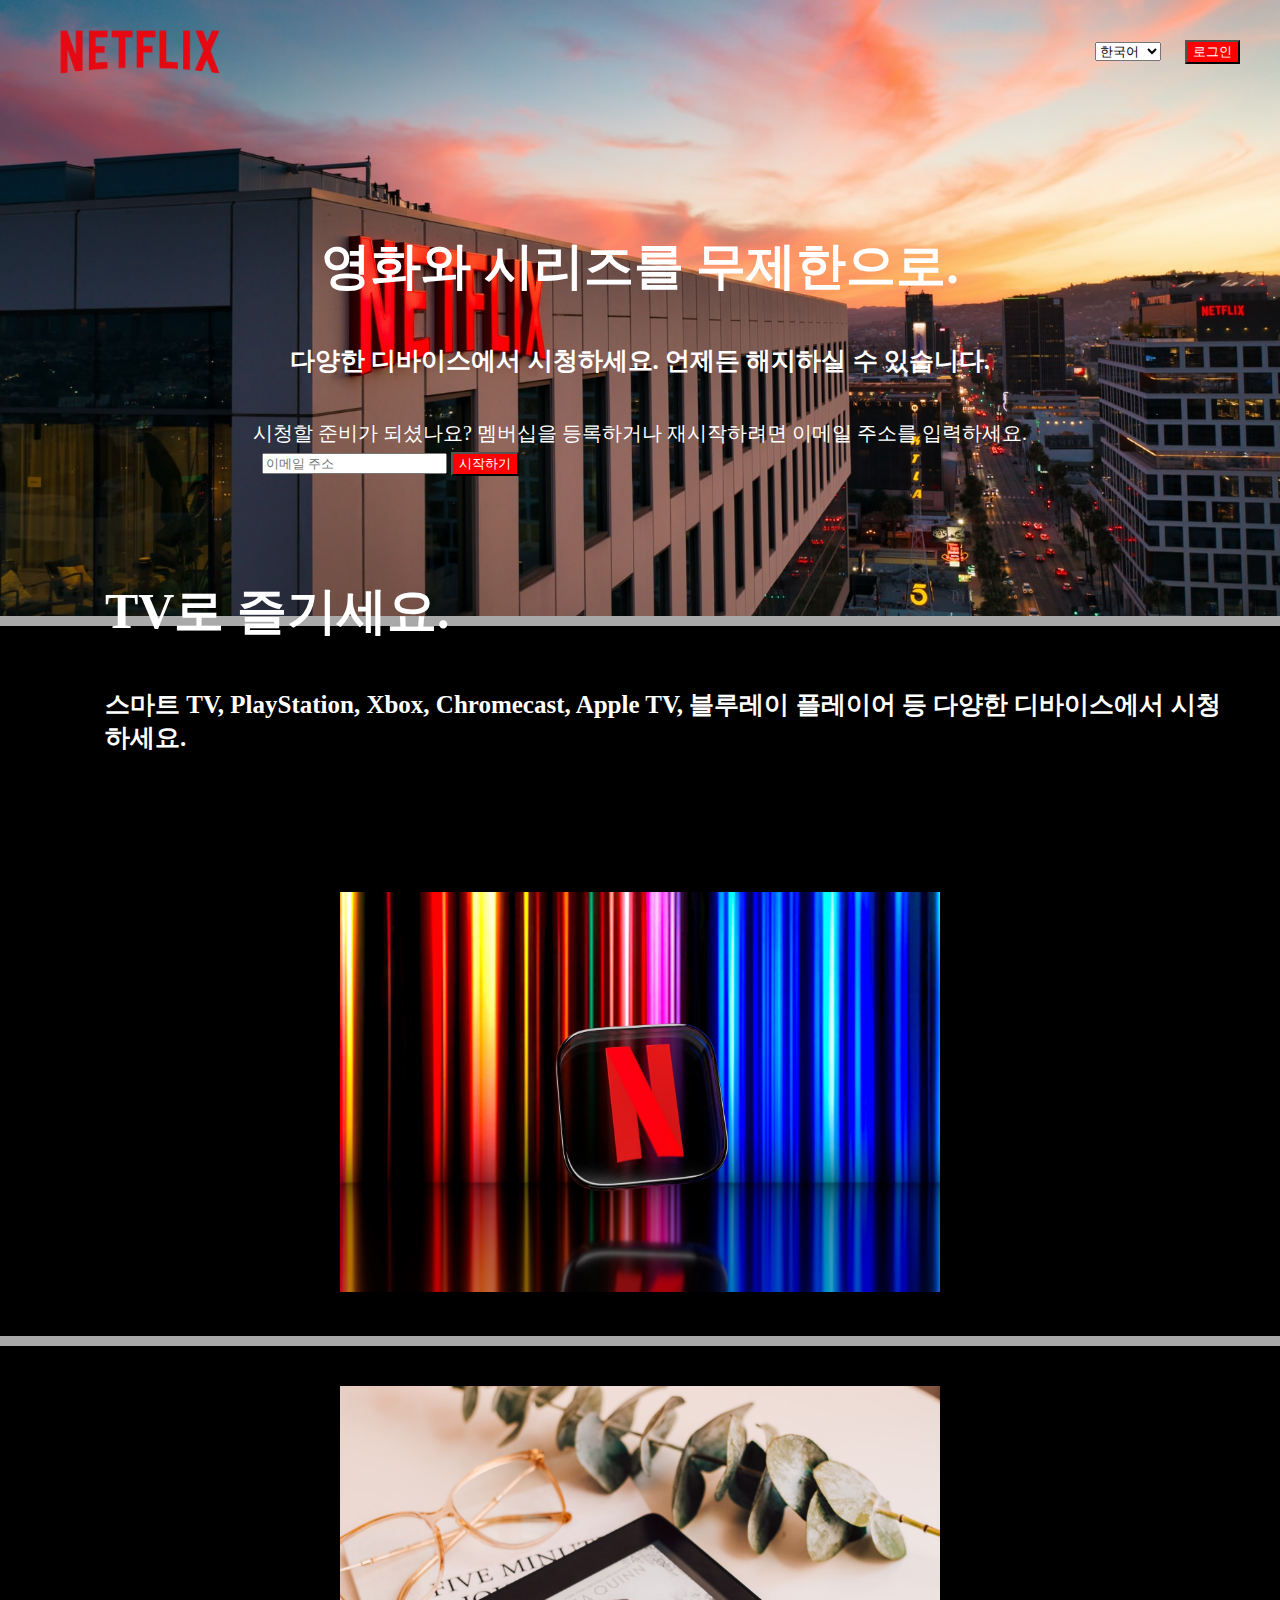
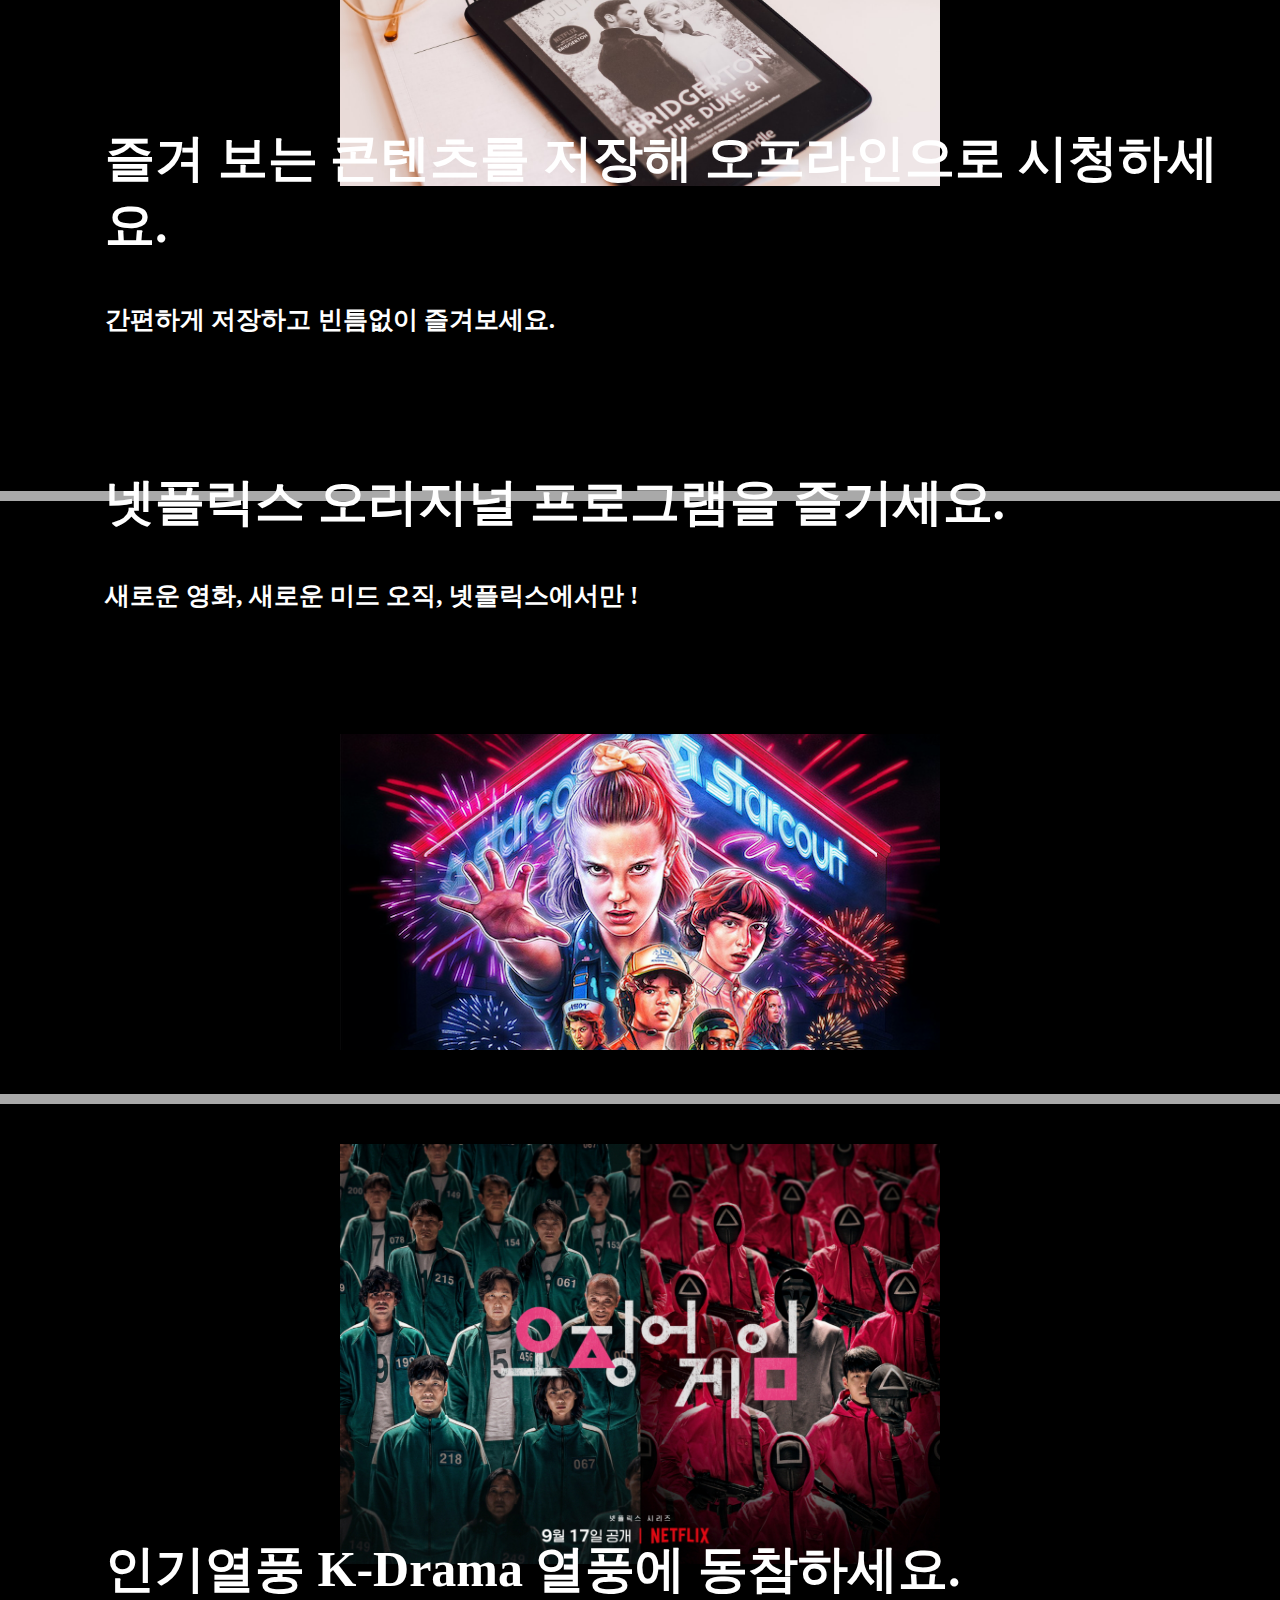
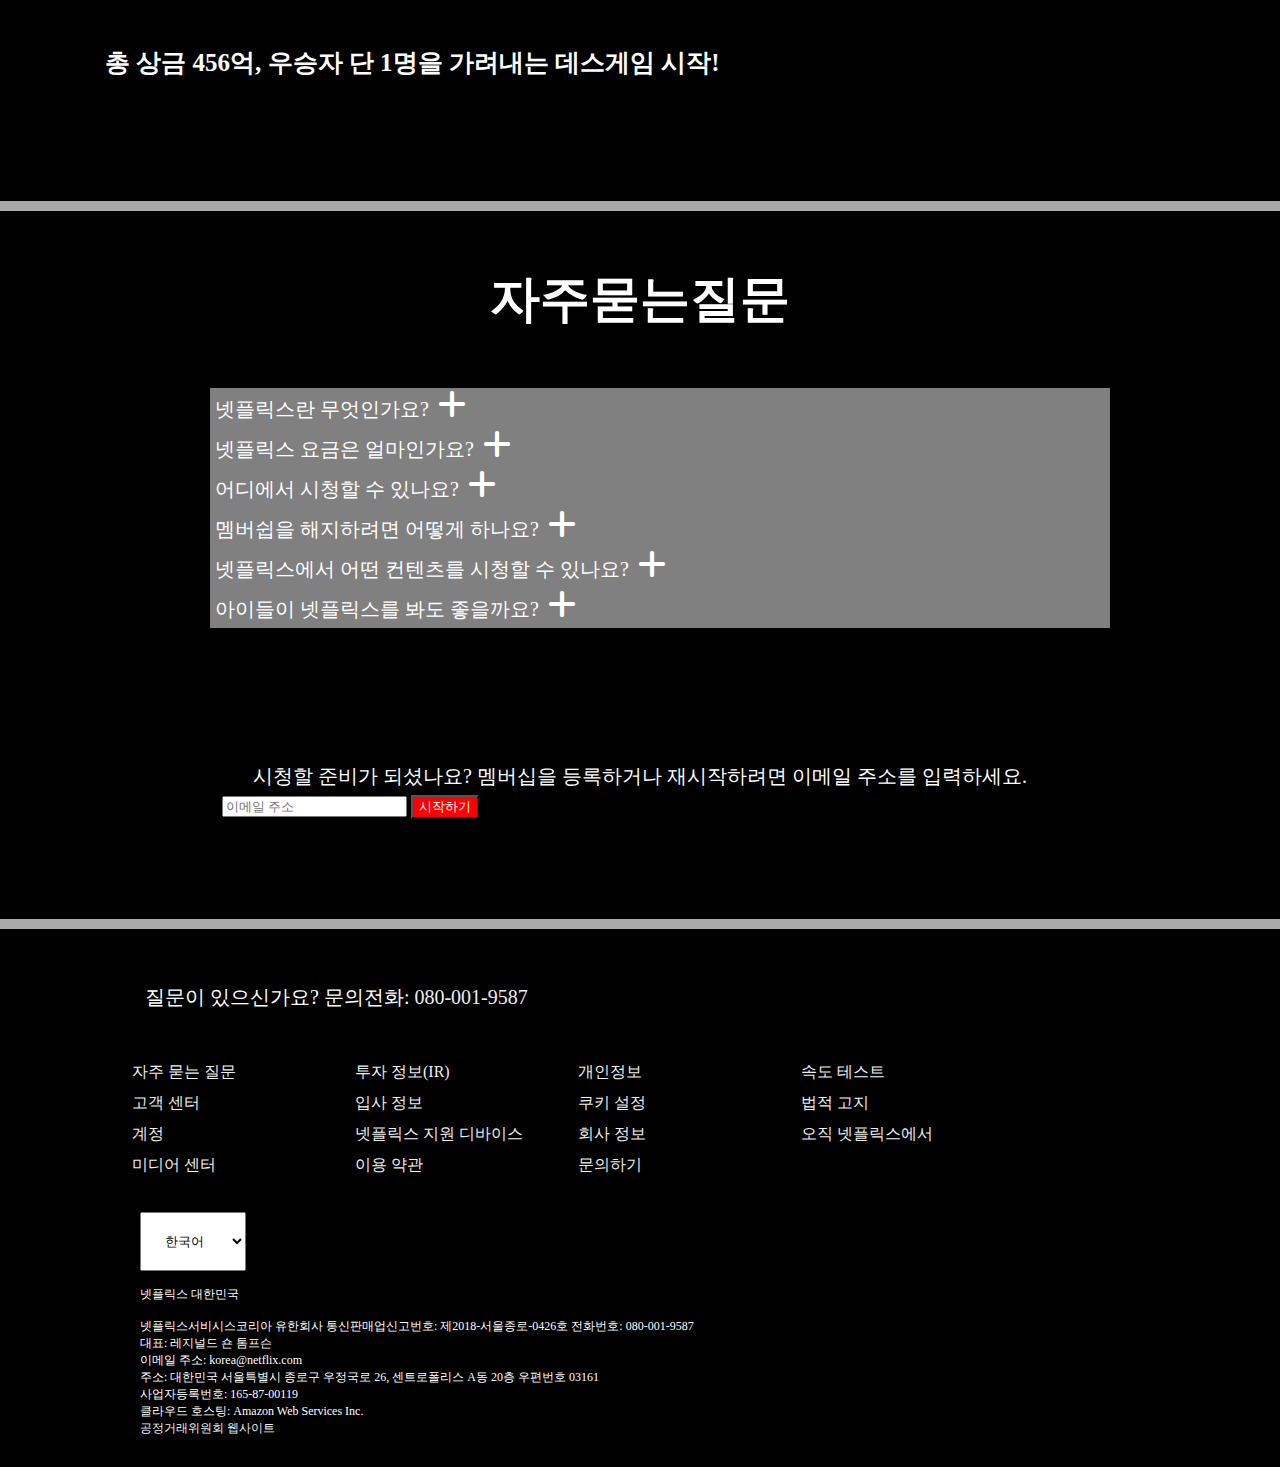
<file: index.html>
<!doctype html>
<html lang="en">

<head>

    <meta charset="utf-8">
    <meta name="viewport" content="width=device-width, initial-scale=1">
    <link rel="stylesheet" href="https://cdnjs.cloudflare.com/ajax/libs/font-awesome/6.0.0/css/all.min.css"
        integrity="sha512-9usAa10IRO0HhonpyAIVpjrylPvoDwiPUiKdWk5t3PyolY1cOd4DSE0Ga+ri4AuTroPR5aQvXU9xC6qOPnzFeg=="
        crossorigin="anonymous" referrerpolicy="no-referrer" />
    <link href="https://cdn.jsdelivr.net/npm/bootstrap@5.1.3/dist/css/bootstrap.min.css" rel="stylesheet"
        integrity="sha384-1BmE4kWBq78iYhFldvKuhfTAU6auU8tT94WrHftjDbrCEXSU1oBoqyl2QvZ6jIW3" crossorigin="anonymous">
    <link href="main.css" rel="stylesheet">

    <title>NetFlix designed by Yiju</title>
</head>

<body>
    <div class="container1">
        <div class="first-window">
            <div class="nav">
                <img src="img/logo.png" width="200px">
            </div>
            <div class="nav-menu">
                <select name="lang" id="lang">
                    <option value=""><i class="bi bi-globe"></i>한국어</option>
                    <option value="">English</option>
                </select>
                <button class="btn red" style="margin-left: 20px;">로그인</button>
            </div>
            <div style="clear: both;"></div>

            <div class="main-1">
                <h1>영화와 시리즈를 무제한으로.</h1>
                <h4>다양한 디바이스에서 시청하세요. 언제든 해지하실 수 있습니다.</h4>
                <p>시청할 준비가 되셨나요? 멤버십을 등록하거나 재시작하려면 이메일 주소를 입력하세요.</p>
                <form action="submit">
                    <div class="input-group m-4 ms-auto me-auto">
                        <input type="text" class="form-control p-3 input-w" placeholder="이메일 주소"
                            aria-label="Recipient's username" aria-describedby="button-addon2">
                        <button class="btn btn-outline-secondary w-25 red" type="button"
                            id="button-addon2">시작하기</button>
                    </div>
                </form>
            </div>
        </div>
        <div style="width: 100%; height: 10px; background-color: darkgray;"></div>
        <div class="container2">
            <div class="row">
                <div class="col-6">
                    <div class="main-text">
                        <h1>TV로 즐기세요.</h1>
                        <h4>스마트 TV, PlayStation, Xbox, Chromecast, Apple TV, 블루레이 플레이어 등 다양한 디바이스에서 시청하세요.</h4>
                    </div>
                </div>
                <div class="col-6">
                    <img src="img/netflix2.jpg" width="600px">
                </div>
            </div>
        </div>
        <div style="width: 100%; height: 10px; background-color: darkgray;"></div>
        <div class="container2">
            <div class="row">
                <div class="col-6">
                    <img src="img/netflix4.jpeg" width="600px">
                </div>
                <div class="col-6">
                    <div class="main-text">
                        <h1>즐겨 보는 콘텐츠를 저장해 오프라인으로 시청하세요.</h1>
                        <h4>간편하게 저장하고 빈틈없이 즐겨보세요.</h4>
                    </div>
                </div>
            </div>
        </div>
        <div style="width: 100%; height: 10px; background-color: darkgray;"></div>
        <div class="container2">
            <div class="row">
                <div class="col-6">
                    <div class="main-text">
                        <h1>넷플릭스 오리지널 프로그램을 즐기세요.</h1>
                        <h4>새로운 영화, 새로운 미드 오직, 넷플릭스에서만 !</h4>
                    </div>
                </div>
                <div class="col-6">
                    <img src="img/netflix5.png" width="600px">
                </div>
            </div>
        </div>
        <div style="width: 100%; height: 10px; background-color: darkgray;"></div>
        <div class="container2">
            <div class="row">
                <div class="col-6">
                    <img src="img/netflix6.jpeg" width="600px">
                </div>
                <div class="col-6">
                    <div class="main-text">
                        <h1>인기열풍 K-Drama 열풍에 동참하세요.</h1>
                        <h4>총 상금 456억, 우승자 단 1명을 가려내는 데스게임 시작!</h4>
                    </div>
                </div>
            </div>
        </div>
        <div style="width: 100%; height: 10px; background-color: darkgray;"></div>
        <h1 style="text-align: center; margin-top: 50px;margin-bottom:50px">자주묻는질문</h1>
        <ul class="list-group">
            <li class="list-group-item p-3 m-2 net_ui" style="background-color: gray;">
                <p>넷플릭스란 무엇인가요?</p>
                <i class="fa-solid fa-plus fa-2x float-end" id="con"></i>
                <div class="description">
                    <hr>
                    <p>넷플릭스는 각종 수상 경력에 빛나는 시리즈, 영화, 애니메이션, 다큐멘터리 등 다양한 콘텐츠를 인터넷 연결이 가능한 수천 종의 디바이스에서 시청할 수 있는 스트리밍
                        서비스입니다.<br><br>
                        저렴한 월 요금으로 일체의 광고 없이 원하는 시간에 원하는 만큼 즐길 수 있습니다. 무궁무진한 콘텐츠가 준비되어 있으며 매주 새로운 시리즈와 영화가 제공됩니다.</p>
                </div>
            </li>
            <li class="list-group-item p-3 m-2 net_ui" style="background-color: gray;">
                <p>넷플릭스 요금은 얼마인가요?</p>
                <i class="fa-solid fa-plus fa-2x float-end" id="con"></i>
                <div class="description">
                    <hr>
                    <p>스마트폰, 태블릿, 스마트 TV, 노트북, 스트리밍 디바이스 등 다양한 디바이스에서 월정액 요금 하나로 넷플릭스를 시청하세요. 멤버십 요금은 월 9,500원부터 17,000원까지 다양합니다. 추가 비용이나 약정이 없습니다.</p>
                </div>
            </li>
            <li class="list-group-item p-3 m-2 net_ui" style="background-color: gray;">
                <p>어디에서 시청할 수 있나요?</p>
                <i class="fa-solid fa-plus fa-2x float-end"></i>
                <div class="description">
                    <hr>
                    <p>언제 어디서나 시청할 수 있습니다. 넷플릭스 계정으로 로그인하면 PC에서 netflix.com을 통해 바로 시청할 수 있으며, 인터넷이 연결되어 있고 넷플릭스 앱을 지원하는 디바이스(스마트 TV, 스마트폰, 태블릿, 스트리밍 미디어 플레이어, 게임 콘솔 등)에서도 언제든지 시청할 수 있습니다.<br><br>
                        iOS, Android, Windows 10용 앱에서는 좋아하는 시리즈를 저장할 수도 있습니다. 저장 기능을 이용해 이동 중이나 인터넷에 연결할 수 없는 곳에서도 시청하세요. 넷플릭스는 어디서든 함께니까요.</p>
                </div>
            </li>
            <li class="list-group-item p-3 m-2 net_ui" style="background-color: gray;">
                <p>멤버쉽을 해지하려면 어떻게 하나요?</p>
                <i class="fa-solid fa-plus fa-2x float-end"></i>
                <div class="description">
                    <hr>
                    <p>넷플릭스는 부담 없이 간편합니다. 성가신 계약도, 약정도 없으니까요. 멤버십 해지도 온라인에서 클릭 두 번이면 완료할 수 있습니다. 해지 수수료도 없으니 원할 때 언제든 계정을 시작하거나 종료하세요.</p>
                </div>
            </li>
            <li class="list-group-item p-3 m-2 net_ui" style="background-color: gray;">
                <p>넷플릭스에서 어떤 컨텐츠를 시청할 수 있나요?</p>
                <i class="fa-solid fa-plus fa-2x float-end"></i>
                <div class="description">
                    <hr>
                    <p>넷플릭스는 장편 영화, 다큐멘터리, 시리즈, 애니메이션, 각종 상을 수상한 넷플릭스 오리지널 등 수많은 콘텐츠를 확보하고 있습니다. 마음에 드는 콘텐츠를 원하는 시간에 원하는 만큼 시청하세요.</p>
                </div>
            </li>
            <li class="list-group-item p-3 m-2 net_ui" style="background-color: gray;">
                <p>아이들이 넷플릭스를 봐도 좋을까요?</p>
                <i class="fa-solid fa-plus fa-2x float-end"></i>
                <div class="description">
                    <hr>
                    <p>멤버십에 넷플릭스 키즈 환경이 포함되어 있어 자녀가 자기만의 공간에서 가족용 시리즈와 영화를 즐기는 동안 부모가 이를 관리할 수 있습니다.<br><br>
                        키즈 프로필과 더불어 PIN 번호를 이용한 자녀 보호 기능도 있어, 자녀가 시청할 수 있는 콘텐츠의 관람등급을 제한하고 자녀의 시청을 원치 않는 특정 작품을 차단할 수도 있습니다.</p>
                </div>
            </li>
        </ul>
        <div class="main-1 mt-5">
            <p>시청할 준비가 되셨나요? 멤버십을 등록하거나 재시작하려면 이메일 주소를 입력하세요.</p>
            <form action="submit">
                <div class="input-group m-4 w-50 ms-auto me-auto">
                    <input type="text" class="form-control p-3" placeholder="이메일 주소" aria-label="Recipient's username"
                        aria-describedby="button-addon2">
                    <button class="btn btn-outline-secondary w-25 red" type="button" id="button-addon2">시작하기</button>
                </div>
            </form>
        </div>
        <div style="width: 100%; height: 10px; background-color: darkgray;"></div>
        <div class="footer">
            <p class="footer-top">질문이 있으신가요? 문의전화: <a href="">080-001-9587</a></p>
            <ul class="footer-link">
                <li><a href="">자주 묻는 질문</a></li>
                <li><a href="">투자 정보(IR)</a></li>
                <li><a href="">개인정보</a></li>
                <li><a href="">속도 테스트</a></li>
                <li><a href="">고객 센터</a></li>
                <li><a href="">입사 정보</a></li>
                <li><a href="">쿠키 설정</a></li>
                <li><a href="">법적 고지</a></li>
                <li><a href="">계정</a></li>
                <li><a href="">넷플릭스 지원 디바이스</a></li>
                <li><a href="">회사 정보</a></li>
                <li><a href="">오직 넷플릭스에서</a></li>
                <li><a href="">미디어 센터</a></li>
                <li><a href="">이용 약관</a></li>
                <li><a href="">문의하기</a></li>
            </ul>
            <select name="lang" id="lang" class="lan">
                <option value=""><i class="bi bi-globe"></i>한국어</option>
                <option value="">English</option>
            </select>
            <div class="footer-bottom">
                <p class="footer-bottom-text" style="margin: 15px 0 15px;">넷플릭스 대한민국</p>
                <p class="footer-bottom-text">넷플릭스서비시스코리아 유한회사 통신판매업신고번호: 제2018-서울종로-0426호 전화번호: 080-001-9587</p>
                <p class="footer-bottom-text">대표: 레지널드 숀 톰프슨</p>
                <p class="footer-bottom-text">이메일 주소: korea@netflix.com</p>
                <p class="footer-bottom-text">주소: 대한민국 서울특별시 종로구 우정국로 26, 센트로폴리스 A동 20층 우편번호 03161</p>
                <p class="footer-bottom-text">사업자등록번호: 165-87-00119</p>
                <p class="footer-bottom-text">클라우드 호스팅: Amazon Web Services Inc.</p>
                <p class="footer-bottom-text"><a href="https://www.ftc.go.kr/">공정거래위원회 웹사이트</a></p>
            </div>
        </div>
    </div>
    </div>

    <script src="https://code.jquery.com/jquery-3.6.0.min.js"
        integrity="sha256-/xUj+3OJU5yExlq6GSYGSHk7tPXikynS7ogEvDej/m4=" crossorigin="anonymous"></script>

    <script src="main.js"></script>

    <script src="https://cdn.jsdelivr.net/npm/bootstrap@5.1.3/dist/js/bootstrap.bundle.min.js"
        integrity="sha384-ka7Sk0Gln4gmtz2MlQnikT1wXgYsOg+OMhuP+IlRH9sENBO0LRn5q+8nbTov4+1p" crossorigin="anonymous">
    </script>
</body>

</html>
</file>
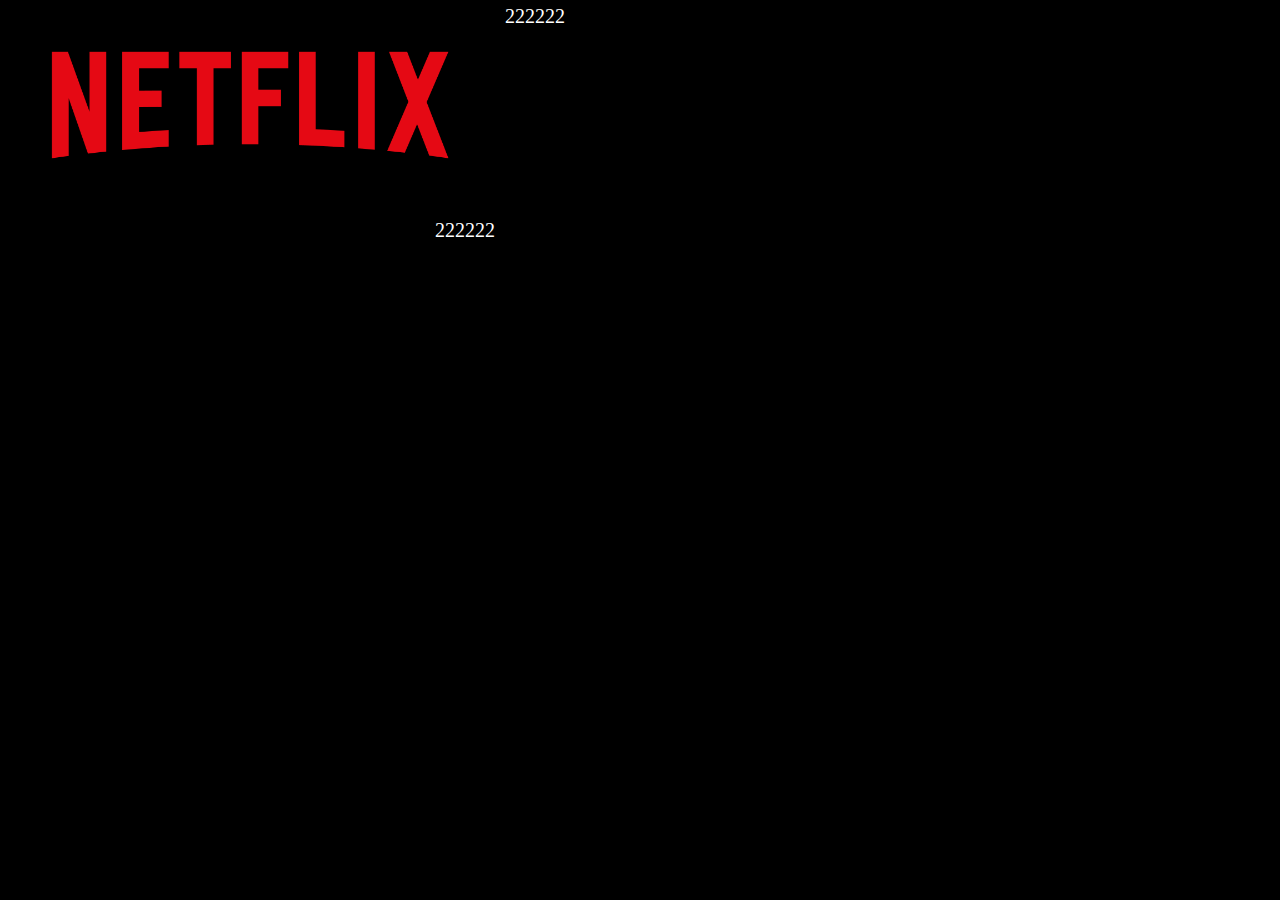
<file: new.html>
<!doctype html>
<html lang="en">

<head>

    <meta charset="utf-8">
    <meta name="viewport" content="width=device-width, initial-scale=1">



    <link href="https://cdn.jsdelivr.net/npm/bootstrap@5.1.3/dist/css/bootstrap.min.css" rel="stylesheet"
        integrity="sha384-1BmE4kWBq78iYhFldvKuhfTAU6auU8tT94WrHftjDbrCEXSU1oBoqyl2QvZ6jIW3" crossorigin="anonymous">

    <link href="main.css" rel="stylesheet">

    <title>NetFlix designed by Yiju</title>
</head>

<body>
    <div class="container">
        <div style="width: 500px; float: left; vertical-align: bottom;">
            <img src="img/logo.png" width="100%">
            <p style="float: right; ">222222</p>
        </div>
        <div >
            <p>222222</p>
        </div>












    </div>













    <script src="https://code.jquery.com/jquery-3.6.0.min.js"
        integrity="sha256-/xUj+3OJU5yExlq6GSYGSHk7tPXikynS7ogEvDej/m4=" crossorigin="anonymous"></script>

    <script src="main.js"></script>

    <script src="https://cdn.jsdelivr.net/npm/bootstrap@5.1.3/dist/js/bootstrap.bundle.min.js"
        integrity="sha384-ka7Sk0Gln4gmtz2MlQnikT1wXgYsOg+OMhuP+IlRH9sENBO0LRn5q+8nbTov4+1p" crossorigin="anonymous">
    </script>
    <link rel="stylesheet" href="https://cdn.jsdelivr.net/npm/bootstrap-icons@1.8.1/font/bootstrap-icons.css">
</body>

</html>
</file>
<file: main.css>
body {
    margin: 0;
    background: black;
}
div {
    box-sizing: border-box;
}
i {
    color: white;
}
h1,h2,h3,h4,p,p1,p2 {
    color: white;
    padding: 5px;
}
a:link {
    text-decoration: none;
}
a {
    color: #eee;
}
ul {
    width: 500px;
    margin-left: auto;
    margin-right: auto;
}
li:hover {
    cursor: pointer;
}
h1 {
    font-weight:bold;
    font-size: 50px;
}
h4 {
    font-size: 25px;
}
p {
    font-size: 20px;
    margin: 0;
    display: inline-block;
}
hr {
    width: 100vw;
    margin-top: -10px;
    margin-left: -40px;
}
.lan {
    padding: 20px;
}
.rtt {
    transform: rotate(45deg);
}
.col-6{
    margin-top: 40px;
    margin-bottom: 40px;
}
.row {
    width: 1200px;
    margin-left: auto;
    margin-right: auto;
    text-align: center;
}
.first-window {
    padding: 40px;
    padding-top: 10px;
    background-image: url(img/netflix1.jpg);
    background-size: cover;
}
.input-group {
    max-width: 700px;
}
.list-group {
    width: 900px;
}
.description {
    width: 100%;
    padding: 20px;
    display: none;
}
.nav {
    float: left;
}
.nav-menu {
    float: right;
    margin-top: 30px;
}
.main-1 {
    width: 100%;
    margin-top: 130px;
    padding-bottom: 100px;
    margin-left: auto;
    margin-right: auto;
    text-align: center;
}
.red {
    background-color: red;
    color: white;
}
.qna {
    margin-left: auto;
    margin-right: auto;
}
.main-text {
    position: relative;
    top: 50%;
    left: 50%;
    transform: translate(-50%,-50%);
    margin-left: 30px;
    margin-right: 30px;
    text-align: left;
}
.footer {
    max-width: 1000px;
    margin-left: auto;
    margin-right: auto;
}
.footer-link {
    width: 900px;
    padding-bottom: 20px;
}
.footer-link li {
    display: inline-block;
    padding-top: 10px;
    width: 33%;
    margin-left: -78px;
}
.footer-top {
    margin-top: 50px;
    margin-bottom: 20px;
}
.footer-bottom-text {
    display: block;
    font-size: 12px;
    padding: 0;
}
.footer-bottom {
    margin-bottom: 30px;
}
</file>
